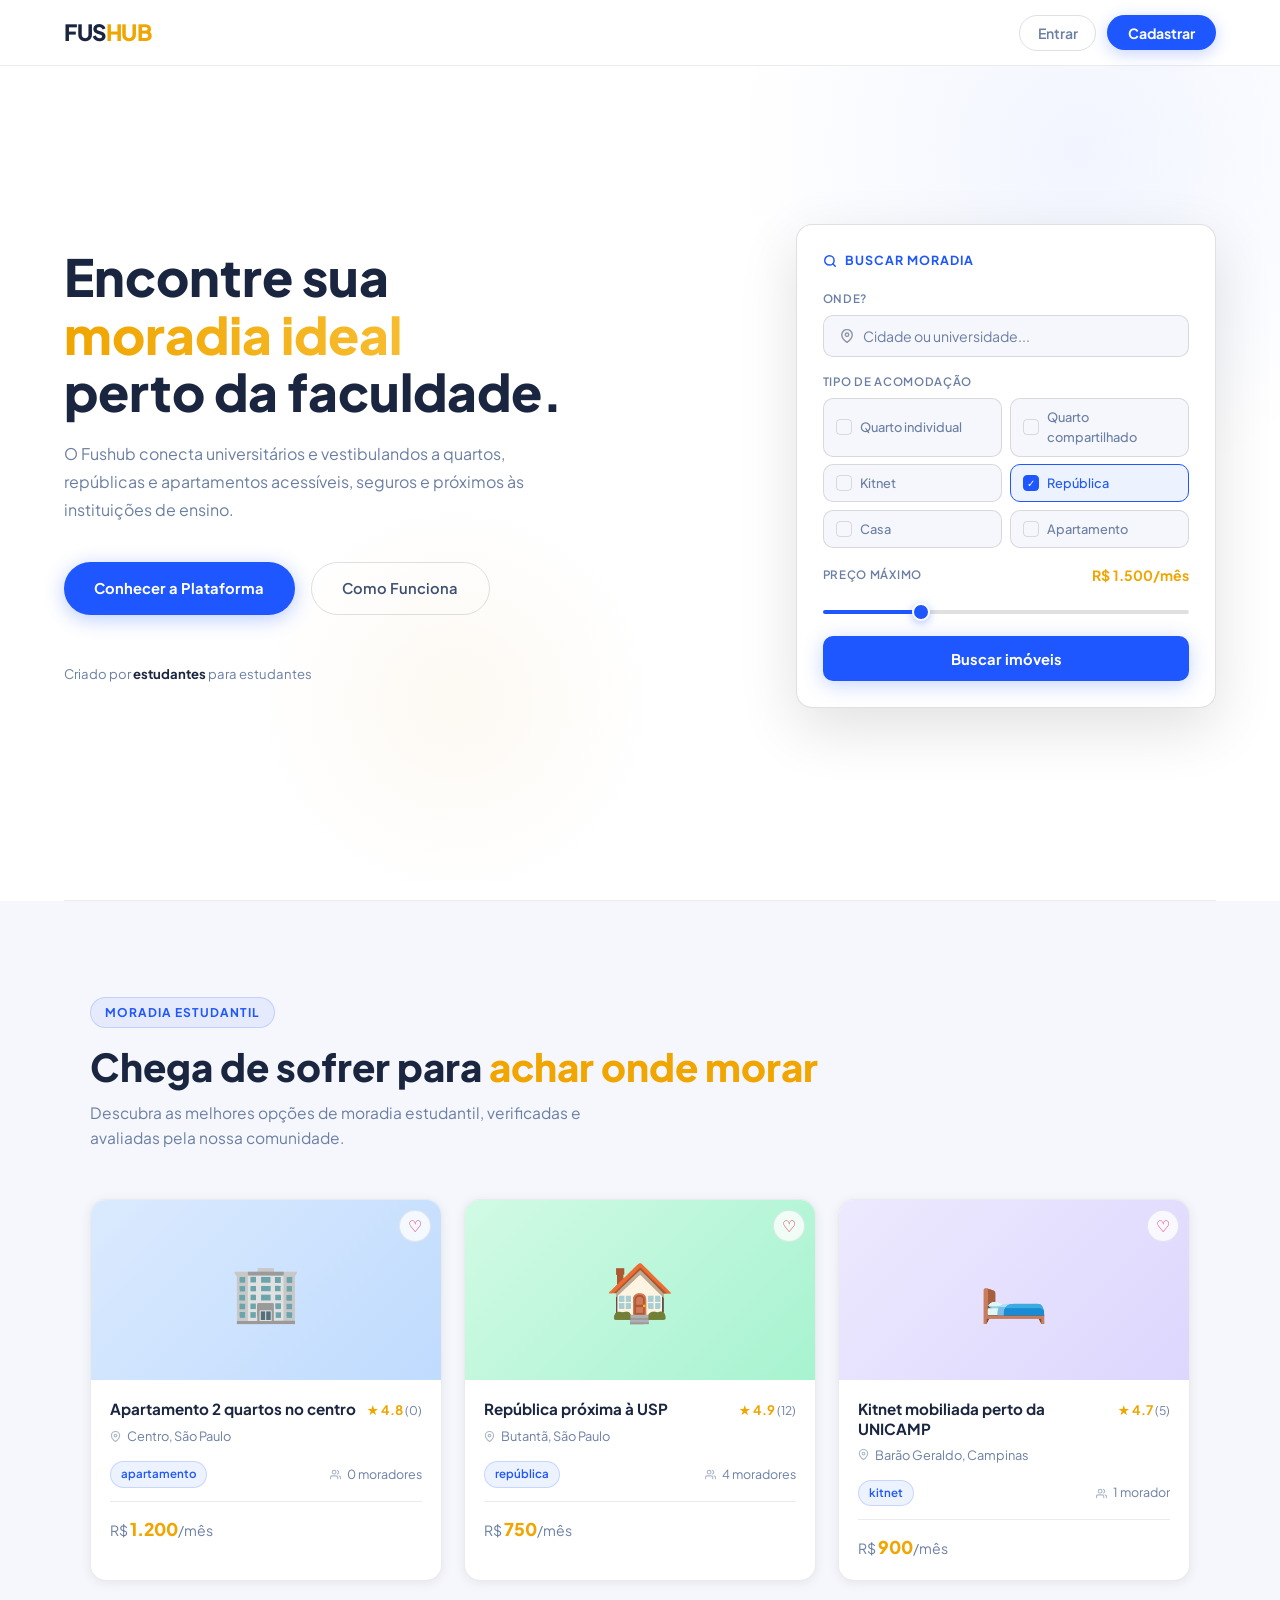
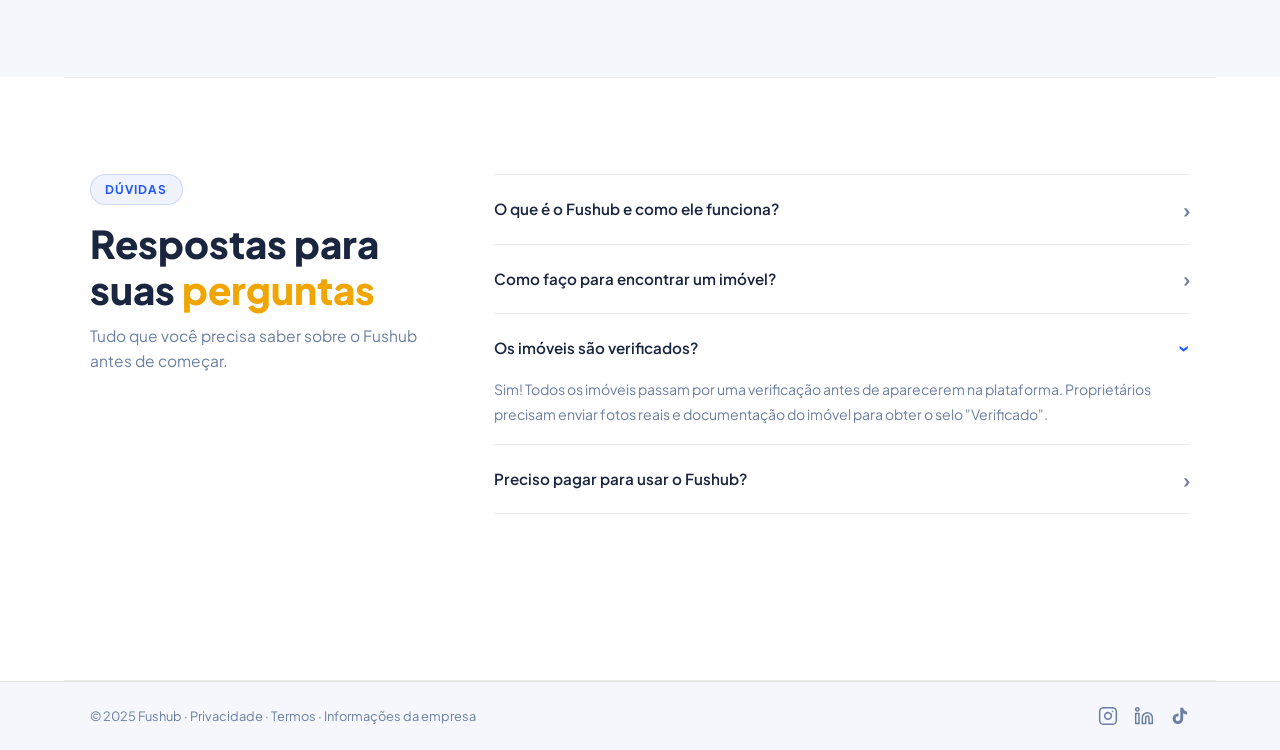
<file: index.html>
<!DOCTYPE html>
<html lang="pt-BR">
<head>
  <meta charset="UTF-8" />
  <meta name="viewport" content="width=device-width, initial-scale=1.0" />
  <title>Fushub </title>
  <link rel="preconnect" href="https://fonts.googleapis.com" />
  <link href="https://fonts.googleapis.com/css2?family=Plus+Jakarta+Sans:wght@300;400;500;600;700;800&display=swap" rel="stylesheet" />
  <link rel="stylesheet" href="styles.css" />
  <link rel="stylesheet" href="tema.css" />
</head>
<body>

  <nav id="navbar">
    <a href="#" class="logo">FUS<span>HUB</span></a>
    <div class="nav-right">
      <button class="btn-entrar" onclick="window.location.href='entrar.html'">Entrar</button>
      <button class="btn-cadastrar" onclick="window.location.href='cadastro.html'">Cadastrar</button>
      <button class="hamburger" id="hamburger">☰</button>
    </div>
  </nav>

  <!-- HERO -->
  <section class="hero">
    <div class="hero-left">
      <h1>Encontre sua<br><em>moradia ideal</em><br>perto da faculdade.</h1>
      <p class="hero-sub">O Fushub conecta universitários e vestibulandos a quartos, repúblicas e apartamentos acessíveis, seguros e próximos às instituições de ensino.</p>
      <div class="hero-btns">
        <!-- Redireciona para plataforma se logado, senão para entrar -->
        <button class="btn-primary" onclick="irParaPlataforma()">Conhecer a Plataforma</button>
        <a href="como-funciona.html" class="btn-ghost">Como Funciona</a>
      </div>
      <div class="hero-trust">
        <p class="trust-text">Criado por <strong>estudantes</strong> para estudantes</p>
      </div>
    </div>

    <div class="hero-right">
      <div style="position:relative;">
        <div class="search-widget">
          <div class="search-widget-title">Buscar moradia</div>

          <div class="sw-field">
            <label class="sw-label">Onde?</label>
            <div class="sw-input">
              <svg width="14" height="14" viewBox="0 0 24 24" fill="none" stroke="currentColor" stroke-width="2.5" stroke-linecap="round" stroke-linejoin="round">
                <path d="M21 10c0 7-9 13-9 13S3 17 3 10a9 9 0 0118 0z"/>
                <circle cx="12" cy="10" r="3"/>
              </svg>
              <input type="text" placeholder="Cidade ou universidade..." />
            </div>
          </div>

          <div class="sw-field">
            <label class="sw-label">Tipo de acomodação</label>
            <div class="sw-tipos" id="tiposGrid">
              <div class="sw-tipo-opt" onclick="toggleTipo(this)"><span class="sw-check">✓</span> Quarto individual</div>
              <div class="sw-tipo-opt" onclick="toggleTipo(this)"><span class="sw-check">✓</span> Quarto compartilhado</div>
              <div class="sw-tipo-opt" onclick="toggleTipo(this)"><span class="sw-check">✓</span> Kitnet</div>
              <div class="sw-tipo-opt active" onclick="toggleTipo(this)"><span class="sw-check">✓</span> República</div>
              <div class="sw-tipo-opt" onclick="toggleTipo(this)"><span class="sw-check">✓</span> Casa</div>
              <div class="sw-tipo-opt" onclick="toggleTipo(this)"><span class="sw-check">✓</span> Apartamento</div>
            </div>
          </div>

          <div class="sw-field">
            <div class="sw-price-row">
              <label class="sw-label" style="margin:0">Preço máximo</label>
              <span class="sw-price-val" id="priceVal">R$ 1.500/mês</span>
            </div>
            <input type="range" class="sw-range" id="priceRange"
              min="300" max="5000" value="1500" step="50"
              oninput="updatePrice(this.value)" />
          </div>

          <button class="sw-btn" onclick="window.location.href='entrar.html'">Buscar imóveis</button>
        </div>
      </div>
    </div>
  </section>

  <div class="divider"></div>

  <!-- IMÓVEIS EM DESTAQUE -->
  <section id="plataforma" class="section">
    <div class="section-inner">
      <div class="section-label">Moradia estudantil</div>
      <h2 class="section-title">Chega de sofrer para <em>achar onde morar</em></h2>
      <p class="section-sub">Descubra as melhores opções de moradia estudantil, verificadas e avaliadas pela nossa comunidade.</p>
      <div class="imoveis-grid">

        <div class="imovel-card reveal">
          <div class="imovel-img" style="background: linear-gradient(135deg,#dbeafe,#bfdbfe);">
            <span class="imovel-fav">♡</span>
            <div class="imovel-emoji">🏢</div>
          </div>
          <div class="imovel-body">
            <div class="imovel-top">
              <h4>Apartamento 2 quartos no centro</h4>
              <span class="imovel-stars">★ <em>4.8</em> <small>(0)</small></span>
            </div>
            <p class="imovel-loc">
              <svg width="11" height="11" viewBox="0 0 24 24" fill="none" stroke="currentColor" stroke-width="2.5" stroke-linecap="round" stroke-linejoin="round"><path d="M21 10c0 7-9 13-9 13S3 17 3 10a9 9 0 0118 0z"/><circle cx="12" cy="10" r="3"/></svg>
              Centro, São Paulo
            </p>
            <div class="imovel-footer">
              <span class="imovel-tipo">apartamento</span>
              <span class="imovel-moradores">
                <svg width="11" height="11" viewBox="0 0 24 24" fill="none" stroke="currentColor" stroke-width="2.5" stroke-linecap="round" stroke-linejoin="round"><path d="M17 21v-2a4 4 0 00-4-4H5a4 4 0 00-4 4v2"/><circle cx="9" cy="7" r="4"/><path d="M23 21v-2a4 4 0 00-3-3.87"/><path d="M16 3.13a4 4 0 010 7.75"/></svg>
                0 moradores
              </span>
            </div>
            <div class="imovel-price">R$ <strong>1.200</strong>/mês</div>
          </div>
        </div>

        <div class="imovel-card reveal">
          <div class="imovel-img" style="background: linear-gradient(135deg,#d1fae5,#a7f3d0);">
            <span class="imovel-fav">♡</span>
            <div class="imovel-emoji">🏠</div>
          </div>
          <div class="imovel-body">
            <div class="imovel-top">
              <h4>República próxima à USP</h4>
              <span class="imovel-stars">★ <em>4.9</em> <small>(12)</small></span>
            </div>
            <p class="imovel-loc">
              <svg width="11" height="11" viewBox="0 0 24 24" fill="none" stroke="currentColor" stroke-width="2.5" stroke-linecap="round" stroke-linejoin="round"><path d="M21 10c0 7-9 13-9 13S3 17 3 10a9 9 0 0118 0z"/><circle cx="12" cy="10" r="3"/></svg>
              Butantã, São Paulo
            </p>
            <div class="imovel-footer">
              <span class="imovel-tipo">república</span>
              <span class="imovel-moradores">
                <svg width="11" height="11" viewBox="0 0 24 24" fill="none" stroke="currentColor" stroke-width="2.5" stroke-linecap="round" stroke-linejoin="round"><path d="M17 21v-2a4 4 0 00-4-4H5a4 4 0 00-4 4v2"/><circle cx="9" cy="7" r="4"/><path d="M23 21v-2a4 4 0 00-3-3.87"/><path d="M16 3.13a4 4 0 010 7.75"/></svg>
                4 moradores
              </span>
            </div>
            <div class="imovel-price">R$ <strong>750</strong>/mês</div>
          </div>
        </div>

        <div class="imovel-card reveal">
          <div class="imovel-img" style="background: linear-gradient(135deg,#ede9fe,#ddd6fe);">
            <span class="imovel-fav">♡</span>
            <div class="imovel-emoji">🛏️</div>
          </div>
          <div class="imovel-body">
            <div class="imovel-top">
              <h4>Kitnet mobiliada perto da UNICAMP</h4>
              <span class="imovel-stars">★ <em>4.7</em> <small>(5)</small></span>
            </div>
            <p class="imovel-loc">
              <svg width="11" height="11" viewBox="0 0 24 24" fill="none" stroke="currentColor" stroke-width="2.5" stroke-linecap="round" stroke-linejoin="round"><path d="M21 10c0 7-9 13-9 13S3 17 3 10a9 9 0 0118 0z"/><circle cx="12" cy="10" r="3"/></svg>
              Barão Geraldo, Campinas
            </p>
            <div class="imovel-footer">
              <span class="imovel-tipo">kitnet</span>
              <span class="imovel-moradores">
                <svg width="11" height="11" viewBox="0 0 24 24" fill="none" stroke="currentColor" stroke-width="2.5" stroke-linecap="round" stroke-linejoin="round"><path d="M17 21v-2a4 4 0 00-4-4H5a4 4 0 00-4 4v2"/><circle cx="9" cy="7" r="4"/><path d="M23 21v-2a4 4 0 00-3-3.87"/><path d="M16 3.13a4 4 0 010 7.75"/></svg>
                1 morador
              </span>
            </div>
            <div class="imovel-price">R$ <strong>900</strong>/mês</div>
          </div>
        </div>

      </div>
    </div>
  </section>

  <div class="divider"></div>

  <!-- FAQ -->
  <section id="como-funciona" class="section">
    <div class="section-inner faq-layout">
      <div class="faq-left">
        <div class="section-label">Dúvidas</div>
        <h2 class="section-title">Respostas para suas <em>perguntas</em></h2>
        <p class="section-sub" style="margin-bottom:0">Tudo que você precisa saber sobre o Fushub antes de começar.</p>
      </div>
      <div class="faq-right">
        <div class="faq-item reveal" onclick="toggleFaq(this)">
          <div class="faq-q">O que é o Fushub e como ele funciona? <span class="faq-arrow">›</span></div>
          <div class="faq-a">O Fushub é uma plataforma que conecta estudantes universitários a quartos, repúblicas, kitnets e apartamentos próximos às faculdades. Você busca pelo imóvel ideal usando filtros, entra em contato com o proprietário e fecha o contrato digitalmente.</div>
        </div>
        <div class="faq-item reveal" onclick="toggleFaq(this)">
          <div class="faq-q">Como faço para encontrar um imóvel? <span class="faq-arrow">›</span></div>
          <div class="faq-a">Na tela inicial, use o widget de busca para filtrar por cidade, tipo de acomodação e preço máximo. Os resultados mostram apenas imóveis verificados e próximos à sua universidade.</div>
        </div>
        <div class="faq-item reveal active" onclick="toggleFaq(this)">
          <div class="faq-q">Os imóveis são verificados? <span class="faq-arrow">›</span></div>
          <div class="faq-a">Sim! Todos os imóveis passam por uma verificação antes de aparecerem na plataforma. Proprietários precisam enviar fotos reais e documentação do imóvel para obter o selo "Verificado".</div>
        </div>
        <div class="faq-item reveal" onclick="toggleFaq(this)">
          <div class="faq-q">Preciso pagar para usar o Fushub? <span class="faq-arrow">›</span></div>
          <div class="faq-a">Para estudantes, a busca e o contato com proprietários é totalmente gratuito. Proprietários que quiserem destaque para seus imóveis podem optar por planos pagos.</div>
        </div>
        <div class="faq-item reveal" onclick="toggleFaq(this)">
          <div class="faq-q">Como funciona o contrato digital? <span class="faq-arrow">›</span></div>
          <div class="faq-a">Após combinar os detalhes com o proprietário, o contrato é gerado e assinado eletronicamente pela plataforma, com validade jurídica e sem necessidade de cartório.</div>
        </div>
      </div>
    </div>
  </section>

  <div class="divider"></div>

  <!-- FOOTER -->
  <footer>
    <div class="footer-inner">
      <p class="footer-left">
        © 2025 Fushub ·
        <a href="#">Privacidade</a> ·
        <a href="#">Termos</a> ·
        <a href="#">Informações da empresa</a>
      </p>
      <div class="footer-socials">
        <a href="https://www.instagram.com/_fushub?utm_source=ig_web_button_share_sheet&igsh=ZDNlZDc0MzIxNw==" target="_blank" title="Instagram">
          <svg width="20" height="20" viewBox="0 0 24 24" fill="none" stroke="currentColor" stroke-width="1.8" stroke-linecap="round" stroke-linejoin="round">
            <rect x="2" y="2" width="20" height="20" rx="5" ry="5"/>
            <path d="M16 11.37A4 4 0 1112.63 8 4 4 0 0116 11.37z"/>
            <line x1="17.5" y1="6.5" x2="17.51" y2="6.5"/>
          </svg>
        </a>
        <a href="https://www.linkedin.com/in/fushub-%E2%A0%80-7a0a84387/" target="_blank" title="LinkedIn">
          <svg width="20" height="20" viewBox="0 0 24 24" fill="none" stroke="currentColor" stroke-width="1.8" stroke-linecap="round" stroke-linejoin="round">
            <path d="M16 8a6 6 0 016 6v7h-4v-7a2 2 0 00-2-2 2 2 0 00-2 2v7h-4v-7a6 6 0 016-6z"/>
            <rect x="2" y="9" width="4" height="12"/>
            <circle cx="4" cy="4" r="2"/>
          </svg>
        </a>
        <a href="https://www.tiktok.com/@fushub_?is_from_webapp=1&sender_device=pc" target="_blank" title="TikTok">
          <svg width="20" height="20" viewBox="0 0 24 24" fill="currentColor">
            <path d="M19.59 6.69a4.83 4.83 0 01-3.77-4.25V2h-3.45v13.67a2.89 2.89 0 01-2.88 2.5 2.89 2.89 0 01-2.89-2.89 2.89 2.89 0 012.89-2.89c.28 0 .54.04.79.1V9.01a6.33 6.33 0 00-.79-.05 6.34 6.34 0 00-6.34 6.34 6.34 6.34 0 006.34 6.34 6.34 6.34 0 006.33-6.34V8.69a8.18 8.18 0 004.78 1.52V6.75a4.85 4.85 0 01-1.01-.06z"/>
          </svg>
        </a>
      </div>
    </div>
  </footer>

  <script src="main.js"></script>
  <script>
    /* Redirecionamento inteligente do botão "Conhecer a Plataforma"
       Usa sessionStorage como flag de "logado" (simulado).
       No cadastro/entrar, ao criar conta ou fazer login com sucesso,
       define fushub_logado = '1'. Aqui verificamos isso.          */
    function irParaPlataforma() {
      const logado = sessionStorage.getItem('fushub_logado');
      if (logado === '1') {
        window.location.href = 'plataforma.html';
      } else {
        window.location.href = 'entrar.html';
      }
    }
  </script>
</body>
</html>
</file>
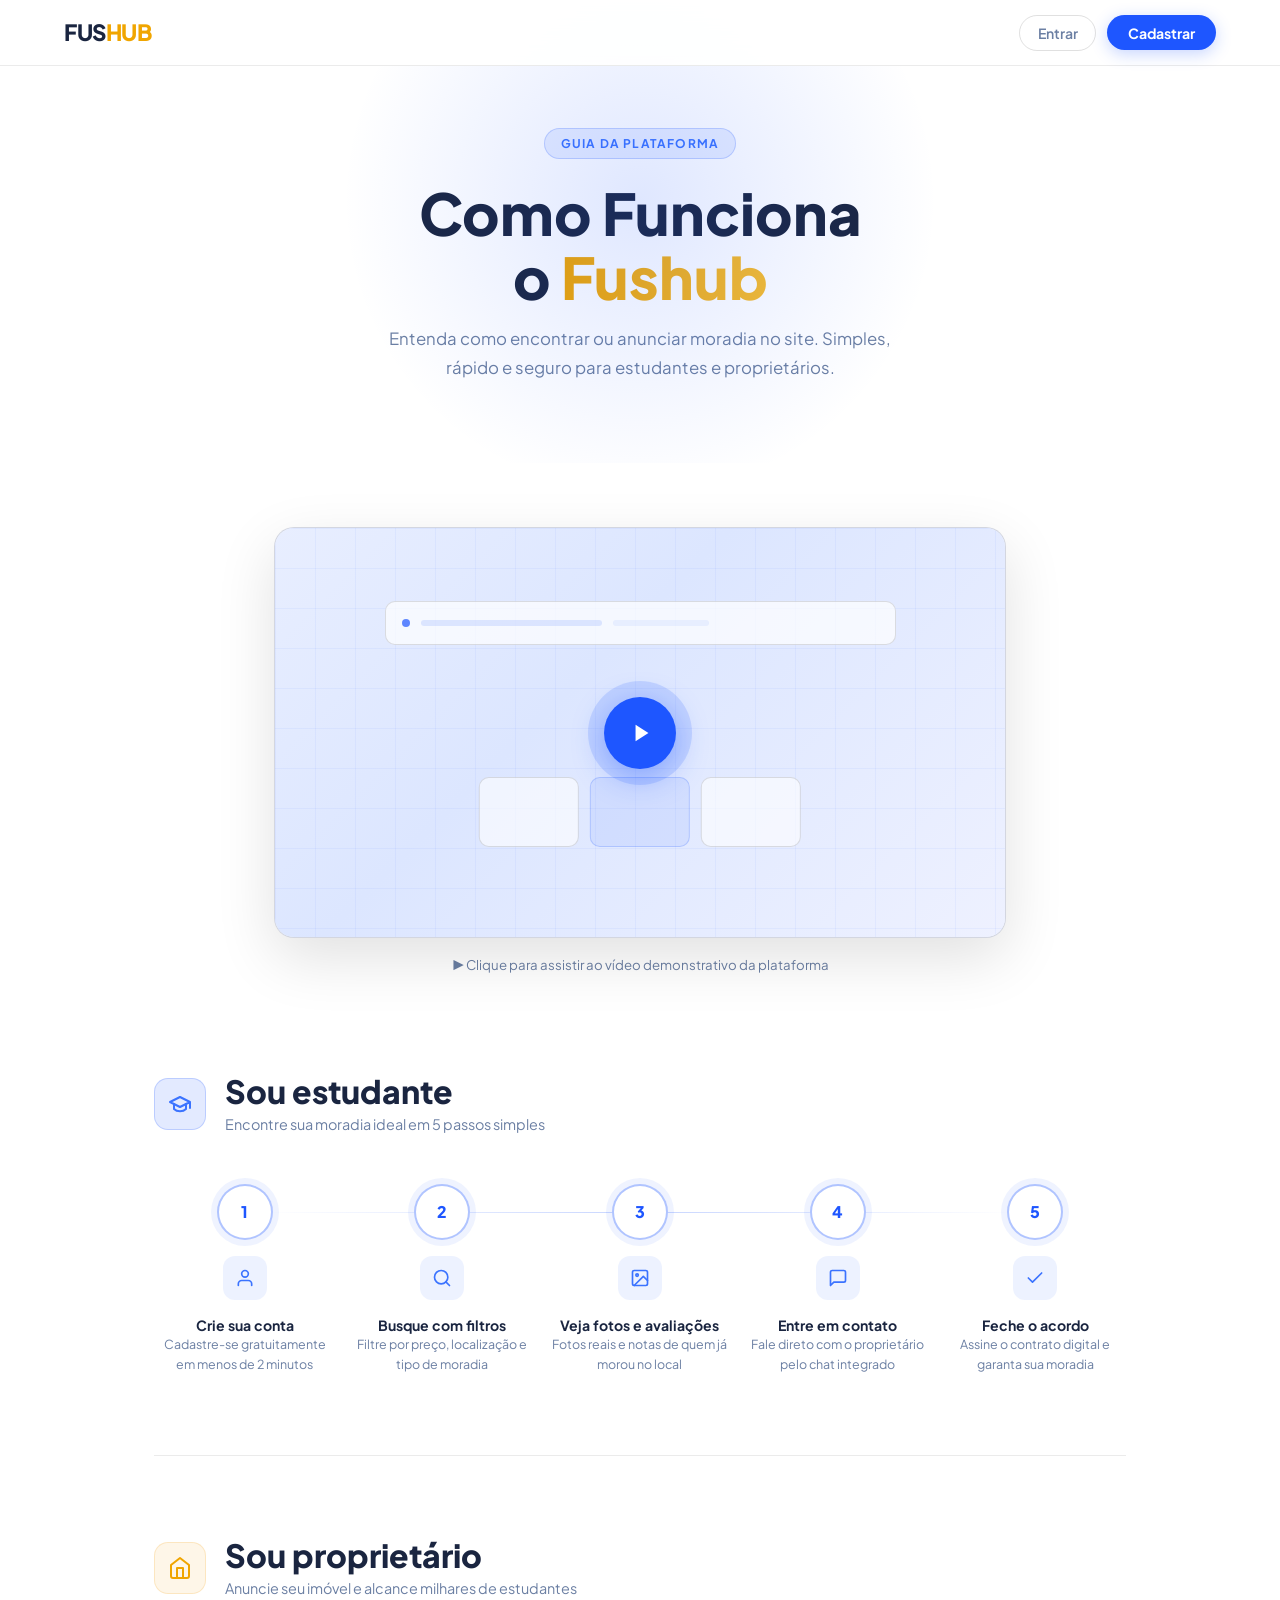
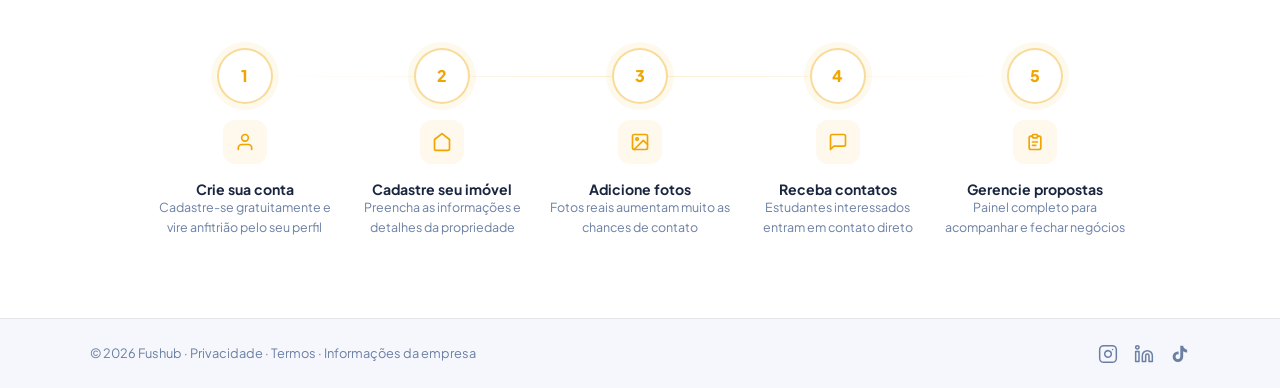
<file: como-funciona.html>
<!DOCTYPE html>
<html lang="pt-BR">
<head>
  <meta charset="UTF-8" />
  <meta name="viewport" content="width=device-width, initial-scale=1.0" />
  <title>Como Funciona — Fushub</title>
  <link rel="preconnect" href="https://fonts.googleapis.com" />
  <link href="https://fonts.googleapis.com/css2?family=Plus+Jakarta+Sans:wght@300;400;500;600;700;800&display=swap" rel="stylesheet" />
  <link rel="stylesheet" href="styles.css" />
  <style>
    /* ══════════════════════════════════════
       COMO FUNCIONA — estilos específicos
       ══════════════════════════════════════ */

    /* Hero da página */
    .cf-hero {
      padding: 8rem 5% 5rem;
      text-align: center;
      position: relative;
      overflow: hidden;
    }
    .cf-hero::before {
      content: ''; position: absolute;
      width: 600px; height: 600px;
      background: radial-gradient(circle, rgba(30,86,255,0.14) 0%, transparent 70%);
      top: -100px; left: 50%; transform: translateX(-50%);
      pointer-events: none;
    }
    .cf-hero-label {
      display: inline-flex; align-items: center; gap: 0.5rem;
      background: rgba(30,86,255,0.1); border: 1px solid rgba(30,86,255,0.2);
      color: var(--blue-2); font-size: 0.75rem; font-weight: 700;
      letter-spacing: 0.1em; text-transform: uppercase;
      padding: 0.3rem 1rem; border-radius: 50px; margin-bottom: 1.4rem;
    }
    .cf-hero h1 {
      font-size: clamp(2rem, 5vw, 3.6rem);
      font-weight: 800; line-height: 1.1;
      color: var(--text); margin-bottom: 1rem;
    }
    .cf-hero h1 em {
      font-style: normal;
      background: linear-gradient(90deg, var(--gold), var(--gold-2));
      -webkit-background-clip: text;
      -webkit-text-fill-color: transparent;
      background-clip: text;
    }
    .cf-hero-sub {
      font-size: 1.05rem; color: var(--muted);
      max-width: 520px; margin: 0 auto;
      line-height: 1.75;
    }

    /* ── VÍDEO ── */
    .cf-video-wrap {
      max-width: 860px; margin: 4rem auto 0;
      padding: 0 5%;
    }
    .cf-video-player {
      position: relative;
      border-radius: 20px;
      overflow: hidden;
      background: #f0f4ff;
      border: 1px solid var(--border-2);
      box-shadow: var(--shadow-lg);
      aspect-ratio: 16/9;
      cursor: pointer;
    }
    .cf-video-bg {
      width: 100%; height: 100%;
      background: linear-gradient(135deg, #e8eeff 0%, #dce6ff 40%, #eef1ff 100%);
      display: flex; align-items: center; justify-content: center;
      flex-direction: column; gap: 1rem;
      position: relative; overflow: hidden;
    }
    .cf-video-bg::before {
      content: '';
      position: absolute; inset: 0;
      background-image:
        linear-gradient(rgba(30,86,255,0.05) 1px, transparent 1px),
        linear-gradient(90deg, rgba(30,86,255,0.05) 1px, transparent 1px);
      background-size: 40px 40px;
    }
    .cf-mock-bar {
      width: 70%; height: 44px;
      background: rgba(255,255,255,0.7);
      border: 1px solid var(--border-2);
      border-radius: 10px;
      position: absolute; top: 18%; left: 15%;
      display: flex; align-items: center; gap: 0.7rem;
      padding: 0 1rem;
    }
    .cf-mock-bar-dot {
      width: 8px; height: 8px; border-radius: 50%;
      background: var(--blue); opacity: 0.7;
    }
    .cf-mock-bar-line {
      height: 6px; border-radius: 3px;
      background: rgba(30,86,255,0.12);
    }
    .cf-mock-cards {
      position: absolute; bottom: 22%; left: 50%;
      transform: translateX(-50%);
      display: flex; gap: 0.7rem;
    }
    .cf-mock-card {
      width: 100px; height: 70px;
      background: rgba(255,255,255,0.6);
      border: 1px solid var(--border-2);
      border-radius: 10px;
    }
    .cf-mock-card:nth-child(2) { background: rgba(30,86,255,0.08); border-color: rgba(30,86,255,0.2); }
    .cf-play-btn {
      position: absolute; inset: 0;
      display: flex; align-items: center; justify-content: center;
      z-index: 2;
    }
    .cf-play-circle {
      width: 72px; height: 72px; border-radius: 50%;
      background: var(--blue);
      display: flex; align-items: center; justify-content: center;
      box-shadow: 0 0 0 16px rgba(30,86,255,0.15), 0 8px 32px rgba(30,86,255,0.4);
      transition: transform .2s, box-shadow .2s;
    }
    .cf-video-player:hover .cf-play-circle {
      transform: scale(1.08);
      box-shadow: 0 0 0 20px rgba(30,86,255,0.2), 0 12px 40px rgba(30,86,255,0.5);
    }
    .cf-play-circle svg { margin-left: 4px; }
    .cf-video-caption {
      text-align: center; margin-top: 1rem;
      font-size: 0.83rem; color: var(--muted);
    }

    /* Modal de vídeo */
    .cf-modal-overlay {
      position: fixed; inset: 0; z-index: 999;
      background: rgba(0,0,0,0.85); backdrop-filter: blur(8px);
      display: flex; align-items: center; justify-content: center;
      opacity: 0; pointer-events: none;
      transition: opacity .3s;
    }
    .cf-modal-overlay.open { opacity: 1; pointer-events: all; }
    .cf-modal-box {
      width: 90%; max-width: 800px;
      background: var(--bg-card); border: 1px solid var(--border-2);
      border-radius: 20px; padding: 2rem;
      transform: scale(0.95); transition: transform .3s;
      position: relative;
    }
    .cf-modal-overlay.open .cf-modal-box { transform: scale(1); }
    .cf-modal-close {
      position: absolute; top: 1rem; right: 1rem;
      background: var(--bg-2); border: 1px solid var(--border-2);
      color: var(--muted); width: 36px; height: 36px;
      border-radius: 50%; cursor: pointer; font-size: 1.1rem;
      display: flex; align-items: center; justify-content: center;
      transition: background .2s, color .2s;
    }
    .cf-modal-close:hover { background: var(--border-2); color: var(--text); }
    .cf-modal-video {
      aspect-ratio: 16/9; width: 100%;
      background: #000; border-radius: 12px;
      display: flex; align-items: center; justify-content: center;
      margin-top: 0.5rem;
    }
    .cf-modal-placeholder {
      text-align: center; color: var(--muted);
    }
    .cf-modal-placeholder svg { margin-bottom: 1rem; opacity: 0.4; }
    .cf-modal-placeholder p { font-size: 0.9rem; }
    .cf-modal-placeholder strong { color: var(--text); display: block; font-size: 1.1rem; margin-bottom: 0.3rem; }

    /* ── SEÇÕES DE PASSOS ── */
    .cf-sections {
      max-width: 1100px; margin: 6rem auto 0;
      padding: 0 5%;
    }
    .cf-section-block {
      margin-bottom: 5rem;
    }

    .cf-section-header {
      display: flex; align-items: center; gap: 1.2rem;
      margin-bottom: 3rem;
    }
    .cf-section-icon {
      width: 52px; height: 52px; border-radius: 14px;
      display: flex; align-items: center; justify-content: center;
      flex-shrink: 0;
    }
    .cf-section-icon.student { background: rgba(30,86,255,0.12); border: 1px solid rgba(30,86,255,0.2); }
    .cf-section-icon.owner   { background: rgba(245,166,35,0.1);  border: 1px solid rgba(245,166,35,0.2); }
    .cf-section-icon svg { width: 24px; height: 24px; }
    .cf-section-icon.student svg { stroke: var(--blue-2); }
    .cf-section-icon.owner   svg { stroke: var(--gold); }

    .cf-section-title-wrap h2 {
      font-size: clamp(1.5rem, 2.5vw, 2rem);
      font-weight: 800; color: var(--text); line-height: 1.2;
    }
    .cf-section-title-wrap p {
      font-size: 0.9rem; color: var(--muted); margin-top: 0.2rem;
    }

    .cf-steps {
      display: grid;
      grid-template-columns: repeat(5, 1fr);
      gap: 1rem;
      position: relative;
    }
    .cf-steps::before {
      content: '';
      position: absolute;
      top: 28px; left: calc(10% + 1rem); right: calc(10% + 1rem);
      height: 1px;
      background: linear-gradient(90deg, transparent, rgba(30,86,255,0.25), transparent);
    }
    .cf-steps.owner-steps::before {
      background: linear-gradient(90deg, transparent, rgba(245,166,35,0.2), transparent);
    }

    .cf-step {
      display: flex; flex-direction: column; align-items: center;
      text-align: center; gap: 1rem;
      opacity: 0; transform: translateY(20px);
      transition: opacity .5s ease, transform .5s ease;
    }
    .cf-step.visible { opacity: 1; transform: none; }

    .cf-step-num {
      width: 56px; height: 56px; border-radius: 50%;
      display: flex; align-items: center; justify-content: center;
      flex-shrink: 0; position: relative; z-index: 1;
      font-weight: 800; font-size: 1rem;
    }
    .student .cf-step-num {
      background: #fff;
      border: 2px solid rgba(30,86,255,0.35);
      color: var(--blue);
      box-shadow: 0 0 0 6px rgba(30,86,255,0.07);
    }
    .owner .cf-step-num {
      background: #fff;
      border: 2px solid rgba(240,165,0,0.4);
      color: var(--gold);
      box-shadow: 0 0 0 6px rgba(240,165,0,0.07);
    }

    .cf-step-icon {
      width: 44px; height: 44px; border-radius: 12px;
      display: flex; align-items: center; justify-content: center;
    }
    .student .cf-step-icon { background: rgba(30,86,255,0.08); }
    .owner   .cf-step-icon { background: rgba(245,166,35,0.08); }
    .student .cf-step-icon svg { stroke: var(--blue-2); }
    .owner   .cf-step-icon svg { stroke: var(--gold); }

    .cf-step h4 {
      font-size: 0.88rem; font-weight: 700; color: var(--text); line-height: 1.3;
    }
    .cf-step p {
      font-size: 0.78rem; color: var(--muted); line-height: 1.6;
    }

    .cf-divider {
      height: 1px;
      background: var(--border);
      margin: 0 0 5rem;
    }

    .cf-cta {
      text-align: center;
      padding: 5rem 5%;
      background: var(--bg-2);
      border-top: 1px solid var(--border);
    }
    .cf-cta h2 {
      font-size: clamp(1.6rem, 3vw, 2.2rem);
      font-weight: 800; color: var(--text); margin-bottom: 0.8rem;
    }
    .cf-cta p {
      font-size: 0.97rem; color: var(--muted); margin-bottom: 2rem;
    }
    .cf-cta-btns {
      display: flex; gap: 1rem; justify-content: center; flex-wrap: wrap;
    }

    @media (max-width: 900px) {
      .cf-steps {
        grid-template-columns: 1fr 1fr;
        gap: 1.2rem;
      }
      .cf-steps::before { display: none; }
    }
    @media (max-width: 560px) {
      .cf-steps { grid-template-columns: 1fr; }
      .cf-step { flex-direction: row; text-align: left; align-items: flex-start; }
      .cf-step-num { flex-shrink: 0; }
    }
  </style>
  <link rel="stylesheet" href="tema.css" />
</head>
<body>

  <!-- NAV — botão de tema REMOVIDO (resquício apagado) -->
  <nav id="navbar">
    <a href="index.html" class="logo">FUS<span>HUB</span></a>
    <div class="nav-right">
      <button class="btn-entrar">Entrar</button>
      <button class="btn-cadastrar">Cadastrar</button>
      <button class="hamburger" id="hamburger">☰</button>
    </div>
  </nav>

  <!-- HERO -->
  <div class="cf-hero">
    <div class="cf-hero-label">Guia da plataforma</div>
    <h1>Como Funciona<br>o <em>Fushub</em></h1>
    <p class="cf-hero-sub">Entenda como encontrar ou anunciar moradia no site. Simples, rápido e seguro para estudantes e proprietários.</p>
  </div>

  <!-- VÍDEO -->
  <div class="cf-video-wrap">
    <div class="cf-video-player" onclick="openModal()">
      <div class="cf-video-bg">
        <div class="cf-mock-bar">
          <div class="cf-mock-bar-dot"></div>
          <div class="cf-mock-bar-line" style="width:38%; flex-shrink:0;"></div>
          <div class="cf-mock-bar-line" style="width:20%; flex-shrink:0; opacity:.5;"></div>
        </div>
        <div class="cf-mock-cards">
          <div class="cf-mock-card"></div>
          <div class="cf-mock-card"></div>
          <div class="cf-mock-card"></div>
        </div>
      </div>
      <div class="cf-play-btn">
        <div class="cf-play-circle">
          <svg width="22" height="22" viewBox="0 0 24 24" fill="#fff">
            <polygon points="5,3 19,12 5,21"/>
          </svg>
        </div>
      </div>
    </div>
    <p class="cf-video-caption">▶ Clique para assistir ao vídeo demonstrativo da plataforma</p>
  </div>

  <!-- Modal de vídeo -->
  <div class="cf-modal-overlay" id="videoModal" onclick="closeModalOutside(event)">
    <div class="cf-modal-box">
      <button class="cf-modal-close" onclick="closeModal()">✕</button>
      <div class="cf-modal-video">
        <div class="cf-modal-placeholder">
          <svg width="48" height="48" viewBox="0 0 24 24" fill="none" stroke="var(--muted)" stroke-width="1.5" stroke-linecap="round" stroke-linejoin="round">
            <circle cx="12" cy="12" r="10"/>
            <polygon points="10,8 16,12 10,16"/>
          </svg>
          <strong>Vídeo em produção</strong>
          <p>O vídeo demonstrativo estará disponível em breve.<br>Acompanhe nosso Instagram <a href="https://instagram.com/fushub_" target="_blank" style="color:var(--gold)">@fushub_</a></p>
        </div>
      </div>
    </div>
  </div>

  <!-- SEÇÕES DE PASSOS -->
  <div class="cf-sections">

    <!-- ESTUDANTE -->
    <div class="cf-section-block student">
      <div class="cf-section-header">
        <div class="cf-section-icon student">
          <svg viewBox="0 0 24 24" fill="none" stroke-width="2" stroke-linecap="round" stroke-linejoin="round">
            <path d="M22 10v6M2 10l10-5 10 5-10 5z"/><path d="M6 12v5c3 3 9 3 12 0v-5"/>
          </svg>
        </div>
        <div class="cf-section-title-wrap">
          <h2>Sou estudante</h2>
          <p>Encontre sua moradia ideal em 5 passos simples</p>
        </div>
      </div>

      <div class="cf-steps">
        <div class="cf-step">
          <div class="cf-step-num">1</div>
          <div class="cf-step-icon">
            <svg width="20" height="20" viewBox="0 0 24 24" fill="none" stroke-width="2" stroke-linecap="round" stroke-linejoin="round">
              <path d="M20 21v-2a4 4 0 00-4-4H8a4 4 0 00-4 4v2"/><circle cx="12" cy="7" r="4"/>
            </svg>
          </div>
          <div>
            <h4>Crie sua conta</h4>
            <p>Cadastre-se gratuitamente em menos de 2 minutos</p>
          </div>
        </div>
        <div class="cf-step">
          <div class="cf-step-num">2</div>
          <div class="cf-step-icon">
            <svg width="20" height="20" viewBox="0 0 24 24" fill="none" stroke-width="2" stroke-linecap="round" stroke-linejoin="round">
              <circle cx="11" cy="11" r="8"/><line x1="21" y1="21" x2="16.65" y2="16.65"/>
            </svg>
          </div>
          <div>
            <h4>Busque com filtros</h4>
            <p>Filtre por preço, localização e tipo de moradia</p>
          </div>
        </div>
        <div class="cf-step">
          <div class="cf-step-num">3</div>
          <div class="cf-step-icon">
            <svg width="20" height="20" viewBox="0 0 24 24" fill="none" stroke-width="2" stroke-linecap="round" stroke-linejoin="round">
              <rect x="3" y="3" width="18" height="18" rx="2"/><circle cx="8.5" cy="8.5" r="1.5"/><polyline points="21,15 16,10 5,21"/>
            </svg>
          </div>
          <div>
            <h4>Veja fotos e avaliações</h4>
            <p>Fotos reais e notas de quem já morou no local</p>
          </div>
        </div>
        <div class="cf-step">
          <div class="cf-step-num">4</div>
          <div class="cf-step-icon">
            <!-- Chat bubble — igual ao original -->
            <svg width="20" height="20" viewBox="0 0 24 24" fill="none" stroke-width="2" stroke-linecap="round" stroke-linejoin="round">
              <path d="M21 15a2 2 0 01-2 2H7l-4 4V5a2 2 0 012-2h14a2 2 0 012 2z"/>
            </svg>
          </div>
          <div>
            <h4>Entre em contato</h4>
            <p>Fale direto com o proprietário pelo chat integrado</p>
          </div>
        </div>
        <div class="cf-step">
          <div class="cf-step-num">5</div>
          <div class="cf-step-icon">
            <svg width="20" height="20" viewBox="0 0 24 24" fill="none" stroke-width="2" stroke-linecap="round" stroke-linejoin="round">
              <polyline points="20,6 9,17 4,12"/>
            </svg>
          </div>
          <div>
            <h4>Feche o acordo</h4>
            <p>Assine o contrato digital e garanta sua moradia</p>
          </div>
        </div>
      </div>
    </div>

    <div class="cf-divider"></div>

    <!-- PROPRIETÁRIO -->
    <div class="cf-section-block owner">
      <div class="cf-section-header">
        <div class="cf-section-icon owner">
          <svg viewBox="0 0 24 24" fill="none" stroke-width="2" stroke-linecap="round" stroke-linejoin="round">
            <path d="M3 9l9-7 9 7v11a2 2 0 01-2 2H5a2 2 0 01-2-2z"/><polyline points="9,22 9,12 15,12 15,22"/>
          </svg>
        </div>
        <div class="cf-section-title-wrap">
          <h2>Sou proprietário</h2>
          <p>Anuncie seu imóvel e alcance milhares de estudantes</p>
        </div>
      </div>

      <div class="cf-steps owner-steps">
        <div class="cf-step">
          <div class="cf-step-num">1</div>
          <div class="cf-step-icon">
            <svg width="20" height="20" viewBox="0 0 24 24" fill="none" stroke-width="2" stroke-linecap="round" stroke-linejoin="round">
              <path d="M20 21v-2a4 4 0 00-4-4H8a4 4 0 00-4 4v2"/><circle cx="12" cy="7" r="4"/>
            </svg>
          </div>
          <div>
            <h4>Crie sua conta</h4>
            <p>Cadastre-se gratuitamente e vire anfitrião pelo seu perfil</p>
          </div>
        </div>
        <div class="cf-step">
          <div class="cf-step-num">2</div>
          <div class="cf-step-icon">
            <svg width="20" height="20" viewBox="0 0 24 24" fill="none" stroke-width="2" stroke-linecap="round" stroke-linejoin="round">
              <path d="M3 9l9-7 9 7v11a2 2 0 01-2 2H5a2 2 0 01-2-2z"/>
            </svg>
          </div>
          <div>
            <h4>Cadastre seu imóvel</h4>
            <p>Preencha as informações e detalhes da propriedade</p>
          </div>
        </div>
        <div class="cf-step">
          <div class="cf-step-num">3</div>
          <div class="cf-step-icon">
            <svg width="20" height="20" viewBox="0 0 24 24" fill="none" stroke-width="2" stroke-linecap="round" stroke-linejoin="round">
              <rect x="3" y="3" width="18" height="18" rx="2"/><circle cx="8.5" cy="8.5" r="1.5"/><polyline points="21,15 16,10 5,21"/>
            </svg>
          </div>
          <div>
            <h4>Adicione fotos</h4>
            <p>Fotos reais aumentam muito as chances de contato</p>
          </div>
        </div>

        <!-- PASSO 4 PROPRIETÁRIO — ícone de chat (igual ao estudante, sem telefone quebrado) -->
        <div class="cf-step">
          <div class="cf-step-num">4</div>
          <div class="cf-step-icon">
            <svg width="20" height="20" viewBox="0 0 24 24" fill="none" stroke-width="2" stroke-linecap="round" stroke-linejoin="round">
              <path d="M21 15a2 2 0 01-2 2H7l-4 4V5a2 2 0 012-2h14a2 2 0 012 2z"/>
            </svg>
          </div>
          <div>
            <h4>Receba contatos</h4>
            <p>Estudantes interessados entram em contato direto</p>
          </div>
        </div>

        <!-- PASSO 5 PROPRIETÁRIO — ícone de lista/clipboard (mais adequado para "Gerencie propostas") -->
        <div class="cf-step">
          <div class="cf-step-num">5</div>
          <div class="cf-step-icon">
            <svg width="20" height="20" viewBox="0 0 24 24" fill="none" stroke-width="2" stroke-linecap="round" stroke-linejoin="round">
              <path d="M9 5H7a2 2 0 00-2 2v12a2 2 0 002 2h10a2 2 0 002-2V7a2 2 0 00-2-2h-2"/>
              <rect x="9" y="3" width="6" height="4" rx="1"/>
              <line x1="9" y1="12" x2="15" y2="12"/>
              <line x1="9" y1="16" x2="13" y2="16"/>
            </svg>
          </div>
          <div>
            <h4>Gerencie propostas</h4>
            <p>Painel completo para acompanhar e fechar negócios</p>
          </div>
        </div>
      </div>
    </div>

  </div>

  <!-- FOOTER -->
  <footer>
    <div class="footer-inner">
      <p class="footer-left">
        © 2026 Fushub ·
        <a href="#">Privacidade</a> ·
        <a href="#">Termos</a> ·
        <a href="#">Informações da empresa</a>
      </p>
      <div class="footer-socials">
        <a href="https://www.instagram.com/_fushub?utm_source=ig_web_button_share_sheet&igsh=ZDNlZDc0MzIxNw==" target="_blank" title="Instagram">
          <svg width="20" height="20" viewBox="0 0 24 24" fill="none" stroke="currentColor" stroke-width="1.8" stroke-linecap="round" stroke-linejoin="round">
            <rect x="2" y="2" width="20" height="20" rx="5" ry="5"/>
            <path d="M16 11.37A4 4 0 1112.63 8 4 4 0 0116 11.37z"/>
            <line x1="17.5" y1="6.5" x2="17.51" y2="6.5"/>
          </svg>
        </a>
        <a href="https://www.linkedin.com/in/fushub-%E2%A0%80-7a0a84387/" target="_blank" title="LinkedIn">
          <svg width="20" height="20" viewBox="0 0 24 24" fill="none" stroke="currentColor" stroke-width="1.8" stroke-linecap="round" stroke-linejoin="round">
            <path d="M16 8a6 6 0 016 6v7h-4v-7a2 2 0 00-2-2 2 2 0 00-2 2v7h-4v-7a6 6 0 016-6z"/>
            <rect x="2" y="9" width="4" height="12"/>
            <circle cx="4" cy="4" r="2"/>
          </svg>
        </a>
        <a href="https://www.tiktok.com/@fushub_?is_from_webapp=1&sender_device=pc" target="_blank" title="TikTok">
          <svg width="20" height="20" viewBox="0 0 24 24" fill="currentColor">
            <path d="M19.59 6.69a4.83 4.83 0 01-3.77-4.25V2h-3.45v13.67a2.89 2.89 0 01-2.88 2.5 2.89 2.89 0 01-2.89-2.89 2.89 2.89 0 012.89-2.89c.28 0 .54.04.79.1V9.01a6.33 6.33 0 00-.79-.05 6.34 6.34 0 00-6.34 6.34 6.34 6.34 0 006.34 6.34 6.34 6.34 0 006.33-6.34V8.69a8.18 8.18 0 004.78 1.52V6.75a4.85 4.85 0 01-1.01-.06z"/>
          </svg>
        </a>
      </div>
    </div>
  </footer>

  <script src="main.js"></script>
  <script>
    window.addEventListener('scroll', () => {
      document.getElementById('navbar').style.boxShadow =
        window.scrollY > 30 ? '0 4px 20px rgba(0,0,0,0.1)' : 'none';
    });

    function openModal() {
      document.getElementById('videoModal').classList.add('open');
      document.body.style.overflow = 'hidden';
    }
    function closeModal() {
      document.getElementById('videoModal').classList.remove('open');
      document.body.style.overflow = '';
    }
    function closeModalOutside(e) {
      if (e.target === document.getElementById('videoModal')) closeModal();
    }
    document.addEventListener('keydown', e => { if (e.key === 'Escape') closeModal(); });

    const stepObs = new IntersectionObserver((entries) => {
      entries.forEach(entry => {
        if (entry.isIntersecting) {
          const steps = entry.target.querySelectorAll('.cf-step');
          steps.forEach((s, i) => {
            setTimeout(() => s.classList.add('visible'), i * 110);
          });
          stepObs.unobserve(entry.target);
        }
      });
    }, { threshold: 0.15 });

    document.querySelectorAll('.cf-steps').forEach(el => stepObs.observe(el));
  </script>
</body>
</html>
</file>
<file: styles.css>
/* ══════════════════════════════════════════
   FUSHUB — Estilos Globais (Landing Page)
   Tema padrão: Claro (Light Mode)
   Arquivo: styles.css
   ══════════════════════════════════════════ */

/* ── RESET ── */
*, *::before, *::after { box-sizing: border-box; margin: 0; padding: 0; }
html { scroll-behavior: smooth; }
body {
  font-family: 'Plus Jakarta Sans', sans-serif;
  background: #ffffff;
  color: #1a2540;
  line-height: 1.6;
  overflow-x: hidden;
}
a { text-decoration: none; color: inherit; }
ul { list-style: none; }

/* ── VARIÁVEIS — Modo Claro ── */
:root {
  --bg:        #ffffff;
  --bg-2:      #f5f7fc;
  --bg-card:   #ffffff;
  --blue:      #1e56ff;
  --blue-2:    #3b73ff;
  --gold:      #f0a500;
  --gold-2:    #f7bc2e;
  --muted:     #6b7fa3;
  --text:      #1a2540;
  --text-soft: #3d4f72;
  --border:    rgba(0,0,0,0.08);
  --border-2:  rgba(0,0,0,0.12);
  --radius:    16px;
  --radius-sm: 10px;
  --shadow-sm: 0 2px 12px rgba(0,0,0,0.07);
  --shadow-md: 0 8px 32px rgba(0,0,0,0.1);
  --shadow-lg: 0 20px 60px rgba(0,0,0,0.12);
}

/* ══════════════════════════════════════════
   NAV
   ══════════════════════════════════════════ */
nav {
  position: fixed; top: 0; left: 0; right: 0; z-index: 200;
  display: flex; align-items: center; justify-content: space-between;
  padding: 0 5%; height: 66px;
  background: rgba(255,255,255,0.92);
  backdrop-filter: blur(20px);
  border-bottom: 1px solid var(--border);
  transition: box-shadow .3s;
  box-shadow: var(--shadow-sm);
}
.logo { font-size: 1.4rem; font-weight: 800; letter-spacing: -0.5px; color: var(--text); }
.logo span { color: var(--gold); }

.nav-right { display: flex; align-items: center; gap: 0.7rem; }

.btn-entrar {
  background: transparent; color: var(--muted);
  font-weight: 600; font-size: 0.88rem;
  padding: 0.5rem 1.1rem; border-radius: 50px;
  border: 1px solid var(--border-2); cursor: pointer;
  transition: color .2s, border-color .2s, background .2s; font-family: inherit;
}
.btn-entrar:hover { color: var(--text); border-color: var(--blue); background: rgba(30,86,255,0.05); }

.btn-cadastrar {
  background: var(--blue); color: #fff;
  font-weight: 700; font-size: 0.88rem;
  padding: 0.55rem 1.3rem; border-radius: 50px;
  border: none; cursor: pointer; font-family: inherit;
  transition: background .2s, transform .2s;
  box-shadow: 0 4px 16px rgba(30,86,255,0.25);
}
.btn-cadastrar:hover { background: var(--blue-2); transform: translateY(-1px); }

.hamburger { display: none; background: none; border: none; cursor: pointer; color: var(--text); font-size: 1.4rem; }

/* ══════════════════════════════════════════
   HERO
   ══════════════════════════════════════════ */
.hero {
  min-height: 100vh;
  display: grid;
  grid-template-columns: 1fr 420px;
  align-items: center;
  gap: 3rem;
  padding: 6rem 5% 4rem;
  position: relative;
  overflow: hidden;
  background: var(--bg);
}
.hero::before {
  content: ''; position: absolute;
  width: 700px; height: 700px;
  background: radial-gradient(circle, rgba(30,86,255,0.06) 0%, transparent 70%);
  top: -200px; right: -150px; pointer-events: none;
}
.hero::after {
  content: ''; position: absolute;
  width: 400px; height: 400px;
  background: radial-gradient(circle, rgba(212,136,10,0.05) 0%, transparent 70%);
  bottom: 0; left: 20%; pointer-events: none;
}

.hero-left { position: relative; z-index: 1; }

.hero h1 {
  font-size: clamp(2.2rem, 4vw, 3.5rem);
  font-weight: 800; line-height: 1.12;
  color: var(--text); margin-bottom: 1.2rem;
}
.hero h1 em {
  font-style: normal;
  background: linear-gradient(90deg, var(--gold), var(--gold-2));
  -webkit-background-clip: text;
  -webkit-text-fill-color: transparent;
  background-clip: text;
}

.hero-sub {
  font-size: 1rem; color: var(--muted);
  max-width: 500px; margin-bottom: 2.4rem; line-height: 1.75;
}

.hero-btns { display: flex; gap: 1rem; flex-wrap: wrap; margin-bottom: 3rem; }

.btn-primary {
  display: inline-flex; align-items: center; gap: 0.4rem;
  background: var(--blue); color: #fff;
  font-weight: 700; font-size: 0.92rem;
  padding: 0.85rem 1.9rem; border-radius: 50px;
  border: none; cursor: pointer; font-family: inherit;
  transition: background .2s, transform .2s, box-shadow .2s;
  box-shadow: 0 4px 20px rgba(30,86,255,0.3);
}
.btn-primary:hover { background: var(--blue-2); transform: translateY(-2px); box-shadow: 0 8px 30px rgba(30,86,255,0.4); }

.btn-ghost {
  display: inline-flex; align-items: center; gap: 0.4rem;
  background: transparent; color: var(--text-soft);
  font-weight: 600; font-size: 0.92rem;
  padding: 0.85rem 1.9rem; border-radius: 50px;
  border: 1px solid var(--border-2); cursor: pointer; font-family: inherit;
  transition: background .2s, transform .2s, color .2s;
}
.btn-ghost:hover { background: var(--bg-2); color: var(--text); transform: translateY(-2px); }

.hero-trust { display: flex; align-items: center; gap: 1.2rem; }
.trust-text { font-size: 0.82rem; color: var(--muted); }
.trust-text strong { color: var(--text); }

/* ── Hero Search Widget ── */
.hero-right { position: relative; z-index: 1; }

.search-widget {
  background: var(--bg-card);
  border: 1px solid var(--border-2);
  border-radius: var(--radius);
  overflow: hidden;
  box-shadow: var(--shadow-lg);
  padding: 1.6rem;
}
.search-widget-title {
  font-size: 0.78rem; font-weight: 700; color: var(--blue);
  text-transform: uppercase; letter-spacing: 0.08em;
  margin-bottom: 1.2rem; display: flex; align-items: center; gap: 0.5rem;
}
.search-widget-title::before {
  content: '';
  display: inline-block;
  width: 14px; height: 14px;
  background-image: url("data:image/svg+xml,%3Csvg xmlns='http://www.w3.org/2000/svg' viewBox='0 0 24 24' fill='none' stroke='%231e56ff' stroke-width='2.5' stroke-linecap='round' stroke-linejoin='round'%3E%3Ccircle cx='11' cy='11' r='8'/%3E%3Cline x1='21' y1='21' x2='16.65' y2='16.65'/%3E%3C/svg%3E");
  background-repeat: no-repeat;
  background-size: contain;
}

.sw-field { margin-bottom: 1rem; }
.sw-label {
  font-size: 0.72rem; font-weight: 600; color: var(--muted);
  margin-bottom: 0.4rem; display: block; text-transform: uppercase; letter-spacing: 0.06em;
}
.sw-input {
  width: 100%;
  background: var(--bg-2);
  border: 1px solid var(--border-2);
  border-radius: var(--radius-sm);
  padding: 0.7rem 1rem;
  font-family: inherit; font-size: 0.88rem; color: var(--text); outline: none;
  transition: border-color .2s, box-shadow .2s;
  display: flex; align-items: center; gap: 0.6rem;
}
.sw-input input {
  background: transparent; border: none; outline: none;
  font-family: inherit; font-size: 0.88rem; color: var(--text);
  flex: 1; min-width: 0;
}
.sw-input input::placeholder { color: var(--muted); }
.sw-input:focus-within { border-color: var(--blue); box-shadow: 0 0 0 3px rgba(30,86,255,0.1); }
.sw-input svg { flex-shrink: 0; opacity: 0.45; }

.sw-tipos {
  display: grid; grid-template-columns: 1fr 1fr;
  gap: 0.45rem;
}
.sw-tipo-opt {
  display: flex; align-items: center; gap: 0.5rem;
  background: var(--bg-2);
  border: 1px solid var(--border-2);
  border-radius: var(--radius-sm);
  padding: 0.5rem 0.75rem;
  cursor: pointer; transition: border-color .18s, background .18s, color .18s;
  font-size: 0.8rem; color: var(--muted); font-weight: 500;
  user-select: none;
}
.sw-tipo-opt:hover { border-color: rgba(30,86,255,0.35); color: var(--text); background: rgba(30,86,255,0.04); }
.sw-tipo-opt.active {
  border-color: var(--blue);
  background: rgba(30,86,255,0.08);
  color: var(--blue);
}
.sw-tipo-opt .sw-check {
  width: 16px; height: 16px; border-radius: 4px;
  border: 1.5px solid var(--border-2);
  flex-shrink: 0; display: flex; align-items: center; justify-content: center;
  font-size: 0.65rem; transition: background .18s, border-color .18s; color: transparent;
}
.sw-tipo-opt.active .sw-check {
  background: var(--blue); border-color: var(--blue); color: #fff;
}

.sw-price-row {
  display: flex; align-items: center; justify-content: space-between;
  margin-bottom: 0.5rem;
}
.sw-price-val {
  font-size: 0.88rem; font-weight: 700; color: var(--gold);
}
.sw-range {
  width: 100%; -webkit-appearance: none;
  height: 4px; border-radius: 2px;
  background: linear-gradient(90deg, var(--blue) 0%, var(--blue) var(--pct, 50%), rgba(0,0,0,0.12) var(--pct, 50%));
  outline: none; cursor: pointer;
}
.sw-range::-webkit-slider-thumb {
  -webkit-appearance: none; width: 18px; height: 18px;
  border-radius: 50%; background: var(--blue);
  border: 2px solid #fff; box-shadow: 0 2px 8px rgba(30,86,255,0.35);
  cursor: pointer;
}

.sw-btn {
  width: 100%; margin-top: 1rem;
  background: var(--blue); color: #fff;
  font-weight: 700; font-size: 0.92rem; font-family: inherit;
  padding: 0.85rem; border: none; border-radius: var(--radius-sm);
  cursor: pointer; transition: background .2s, transform .15s;
  display: flex; align-items: center; justify-content: center; gap: 0.5rem;
  box-shadow: 0 4px 20px rgba(30,86,255,0.25);
}
.sw-btn:hover { background: var(--blue-2); transform: translateY(-1px); }

.float-card {
  position: absolute;
  background: rgba(255,255,255,0.97); backdrop-filter: blur(12px);
  border: 1px solid var(--border-2); border-radius: var(--radius-sm);
  padding: 0.65rem 1rem; box-shadow: var(--shadow-md);
  font-size: 0.8rem; font-weight: 700; color: var(--text);
  display: flex; align-items: center; gap: 0.5rem;
  white-space: nowrap;
  animation: float 3s ease-in-out infinite;
}
.fc1 { top: -18px; left: -24px; animation-delay: 0s; }
.fc2 { bottom: 22px; right: -16px; animation-delay: 1.5s; }
@keyframes float {
  0%, 100% { transform: translateY(0); }
  50%       { transform: translateY(-8px); }
}

/* ══════════════════════════════════════════
   SEÇÕES — COMMONS
   ══════════════════════════════════════════ */
.section { padding: 6rem 5%; }
.section-inner { max-width: 1100px; margin: 0 auto; }

.section-label {
  display: inline-flex; align-items: center; gap: 0.5rem;
  background: rgba(30,86,255,0.07); border: 1px solid rgba(30,86,255,0.18);
  color: var(--blue); font-size: 0.75rem; font-weight: 700;
  letter-spacing: 0.08em; text-transform: uppercase;
  padding: 0.3rem 0.9rem; border-radius: 50px; margin-bottom: 1rem;
}
.section-title {
  font-size: clamp(1.7rem, 3vw, 2.4rem); font-weight: 800;
  color: var(--text); line-height: 1.2; margin-bottom: 0.7rem;
}
.section-title em { font-style: normal; color: var(--gold); }
.section-sub { font-size: 0.97rem; color: var(--muted); max-width: 540px; margin-bottom: 3rem; }

/* ══════════════════════════════════════════
   IMÓVEIS EM DESTAQUE
   ══════════════════════════════════════════ */
#plataforma { background: var(--bg-2); }

.imoveis-grid { display: grid; grid-template-columns: repeat(3, 1fr); gap: 1.4rem; }

.imovel-card {
  background: var(--bg-card); border: 1px solid var(--border);
  border-radius: var(--radius); overflow: hidden;
  transition: transform .25s, border-color .25s, box-shadow .25s;
  cursor: pointer;
  box-shadow: var(--shadow-sm);
}
.imovel-card:hover { transform: translateY(-5px); border-color: rgba(30,86,255,0.25); box-shadow: var(--shadow-lg); }

.imovel-img {
  height: 180px; position: relative;
  display: flex; align-items: center; justify-content: center;
}
.imovel-emoji { font-size: 3.5rem; }
.imovel-badge {
  position: absolute; top: 10px; left: 10px;
  background: rgba(12,166,120,0.9);
  color: #fff; font-size: 0.7rem; font-weight: 700;
  padding: 0.25rem 0.7rem; border-radius: 50px;
}
.imovel-fav {
  position: absolute; top: 10px; right: 10px;
  width: 32px; height: 32px; border-radius: 50%;
  background: rgba(255,255,255,0.8);
  display: flex; align-items: center; justify-content: center;
  font-size: 1rem; cursor: pointer; transition: background .2s;
  color: #e11d48; border: 1px solid rgba(0,0,0,0.08);
}
.imovel-fav:hover { background: rgba(255,255,255,1); }

.imovel-body { padding: 1.2rem; }
.imovel-top { display: flex; align-items: flex-start; justify-content: space-between; gap: 0.5rem; margin-bottom: 0.4rem; }
.imovel-top h4 { font-size: 0.95rem; font-weight: 700; color: var(--text); line-height: 1.3; }
.imovel-stars { font-size: 0.82rem; color: var(--gold); white-space: nowrap; flex-shrink: 0; }
.imovel-stars em { font-style: normal; font-weight: 700; }
.imovel-stars small { color: var(--muted); font-size: 0.75rem; }
.imovel-loc { font-size: 0.8rem; color: var(--muted); margin-bottom: 0.9rem; display: flex; align-items: center; gap: 0.35rem; }
.imovel-loc svg, .imovel-moradores svg { flex-shrink: 0; opacity: 0.55; }
.imovel-footer { display: flex; align-items: center; justify-content: space-between; margin-bottom: 0.8rem; }
.imovel-tipo {
  background: rgba(30,86,255,0.08); border: 1px solid rgba(30,86,255,0.18);
  color: var(--blue); font-size: 0.72rem; font-weight: 600;
  padding: 0.2rem 0.6rem; border-radius: 50px;
}
.imovel-moradores { font-size: 0.78rem; color: var(--muted); display: flex; align-items: center; gap: 0.35rem; }
.imovel-price { font-size: 0.88rem; color: var(--muted); border-top: 1px solid var(--border); padding-top: 0.8rem; }
.imovel-price strong { font-size: 1.1rem; font-weight: 800; color: var(--gold); }

/* ══════════════════════════════════════════
   FAQ
   ══════════════════════════════════════════ */
#como-funciona { background: var(--bg); }

.faq-layout {
  display: grid; grid-template-columns: 340px 1fr;
  gap: 4rem; align-items: start;
}
.faq-left { position: static; }

.faq-item {
  border-bottom: 1px solid var(--border);
  padding: 1.1rem 0; cursor: pointer;
  transition: border-color .2s;
}
.faq-item:first-child { border-top: 1px solid var(--border); }
.faq-q {
  font-size: 0.95rem; font-weight: 600; color: var(--text);
  display: flex; align-items: center; justify-content: space-between; gap: 1rem;
  user-select: none;
}
.faq-arrow {
  font-size: 1.3rem; color: var(--muted);
  transition: transform .25s, color .2s; flex-shrink: 0;
}
.faq-item.active .faq-arrow { transform: rotate(90deg); color: var(--blue); }
.faq-a {
  font-size: 0.88rem; color: var(--muted); line-height: 1.75;
  max-height: 0; overflow: hidden;
  transition: max-height .35s ease, padding .35s;
  padding-top: 0;
}
.faq-item.active .faq-a { max-height: 200px; padding-top: 0.75rem; }

/* ══════════════════════════════════════════
   FOOTER
   ══════════════════════════════════════════ */
footer {
  background: var(--bg-2); padding: 1.5rem 5%;
  border-top: 1px solid var(--border);
}
.footer-inner {
  max-width: 1100px; margin: 0 auto;
  display: flex; align-items: center; justify-content: space-between;
  flex-wrap: wrap; gap: 1rem;
}
.footer-left { font-size: 0.8rem; color: var(--muted); }
.footer-left a { color: var(--muted); transition: color .2s; }
.footer-left a:hover { color: var(--text); }
.footer-socials { display: flex; align-items: center; gap: 1rem; }
.footer-socials a {
  color: var(--muted); transition: color .2s, transform .2s;
  display: flex; align-items: center;
}
.footer-socials a:hover { color: var(--text); transform: translateY(-2px); }

/* ══════════════════════════════════════════
   UTILITÁRIOS
   ══════════════════════════════════════════ */
.divider {
  height: 1px;
  background: var(--border);
  margin: 0 5%;
}

.reveal { opacity: 0; transform: translateY(24px); transition: opacity .55s ease, transform .55s ease; }
.reveal.visible { opacity: 1; transform: none; }

/* ══════════════════════════════════════════
   RESPONSIVO
   ══════════════════════════════════════════ */
@media (max-width: 960px) {
  .hero { grid-template-columns: 1fr; text-align: center; padding-top: 5.5rem; }
  .hero-sub, .hero-btns { margin-left: auto; margin-right: auto; }
  .hero-btns { justify-content: center; }
  .hero-trust { justify-content: center; }
  .hero-right { max-width: 420px; margin: 0 auto; }
  .fc1, .fc2 { display: none; }
  .imoveis-grid { grid-template-columns: 1fr 1fr; }
  .faq-layout { grid-template-columns: 1fr; gap: 2rem; }
  .faq-left { position: static; }
}
@media (max-width: 640px) {
  .hamburger { display: block; }
  .btn-entrar { display: none; }
  .imoveis-grid { grid-template-columns: 1fr; }
  .section { padding: 4rem 5%; }
}
</file>
<file: tema.css>
/*
  tema.css — Fushub
  Inclua este arquivo em TODAS as páginas após styles.css / após os <style> inline.
  O auth.js aplica/remove a classe .dark-mode no <html> automaticamente
  com base na preferência salva em localStorage ('fushub_tema').
*/

/* ── Modo escuro ─────────────────────────────────────────────────────── */
html.dark-mode {
  /* Fundos */
  --navy:       #080e1e !important;
  --navy-2:     #0d1528 !important;
  --navy-card:  #0f1c35 !important;
  --navy-input: #0b1627 !important;

  /* Textos */
  --text:       #e8edf5 !important;
  --text-soft:  #b0bdd4 !important;
  --muted:      #8494b0 !important;
  --white:      #ffffff !important;

  /* Bordas */
  --border:     rgba(255,255,255,0.08) !important;
  --border-2:   rgba(255,255,255,0.12) !important;

  /* Bg global do body */
  background-color: #080e1e !important;
}

html.dark-mode body {
  background: #080e1e !important;
  color: #e8edf5 !important;
}

/* Inputs e selects no dark mode */
html.dark-mode input,
html.dark-mode textarea,
html.dark-mode select {
  background: var(--navy-input, #0b1627) !important;
  color: var(--text, #e8edf5) !important;
  border-color: var(--border, rgba(255,255,255,0.08)) !important;
}

/* Exceções: inputs que devem ser transparentes no dark mode */
html.dark-mode .sb-input,
html.dark-mode .sb-input:focus {
  background: transparent !important;
  border-color: transparent !important;
}

html.dark-mode input::placeholder,
html.dark-mode textarea::placeholder {
  color: rgba(132,148,176,0.5) !important;
}

/* Scrollbar no dark mode */
html.dark-mode ::-webkit-scrollbar { width: 6px; }
html.dark-mode ::-webkit-scrollbar-track { background: #0d1528; }
html.dark-mode ::-webkit-scrollbar-thumb { background: rgba(255,255,255,0.15); border-radius: 3px; }
</file>
